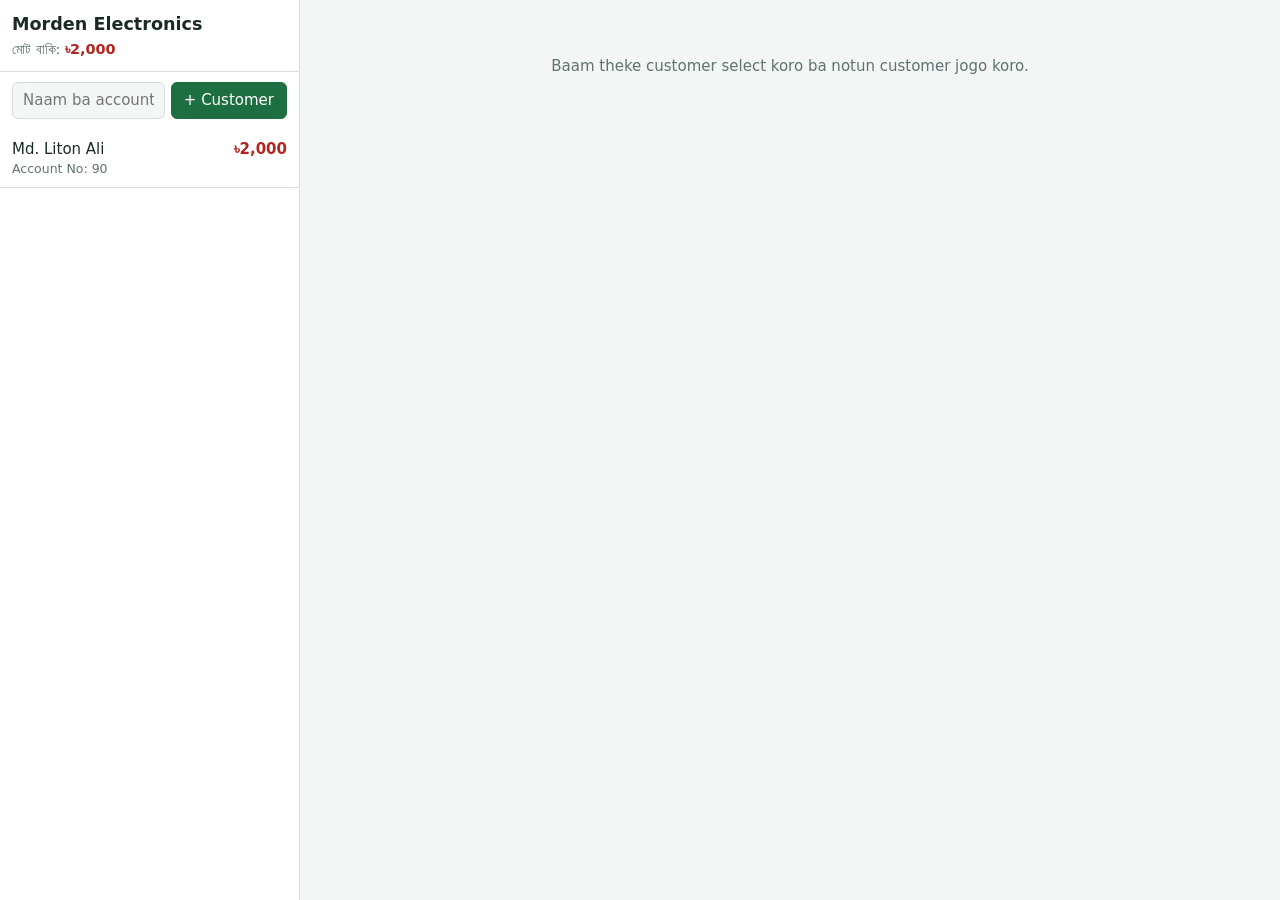
<file: JARVIS AI/MY WEBSITE/index.html>
<!DOCTYPE html>
<html lang="bn">
<head>
<meta charset="utf-8">
<meta name="viewport" content="width=device-width, initial-scale=1, viewport-fit=cover">
<title>Walton</title>
<link rel="stylesheet" href="style.css">
</head>
<body>
<div id="app">
 <aside>
  <header><h1>Morden Electronics </h1><div class="tot">মোট বাকি: <b id="all">৳0</b></div></header>
  <div id="note" hidden></div>
  <div class="tools"><input id="q" placeholder="Naam ba account khujo" aria-label="Khujo"><button class="p" id="add">+ Customer</button></div>
  <div id="list"></div>
 </aside>
 <main id="main"><div class="empty">Baam theke customer select koro ba notun customer jogo koro.</div></main>
</div>
<dialog id="dlg"><form method="dialog" id="f">
 <h3 style="margin:0 0 6px">Notun customer</h3>
 <label for="fn">Customer Name</label><input id="fn" required>
 <label for="fp">Number</label><input id="fp" inputmode="tel">
 <label for="fa">Account No</label><input id="fa">
 <label for="fr">Product Name</label><input id="fr">
 <label for="ft">Total (৳)</label><input id="ft" inputmode="decimal">
 <div class="act"><button class="p" value="ok">Save</button><button value="no" formnovalidate>Bondho</button></div>
</form></dialog>
<script src="script.js"></script>
</body>
</html>
</file>
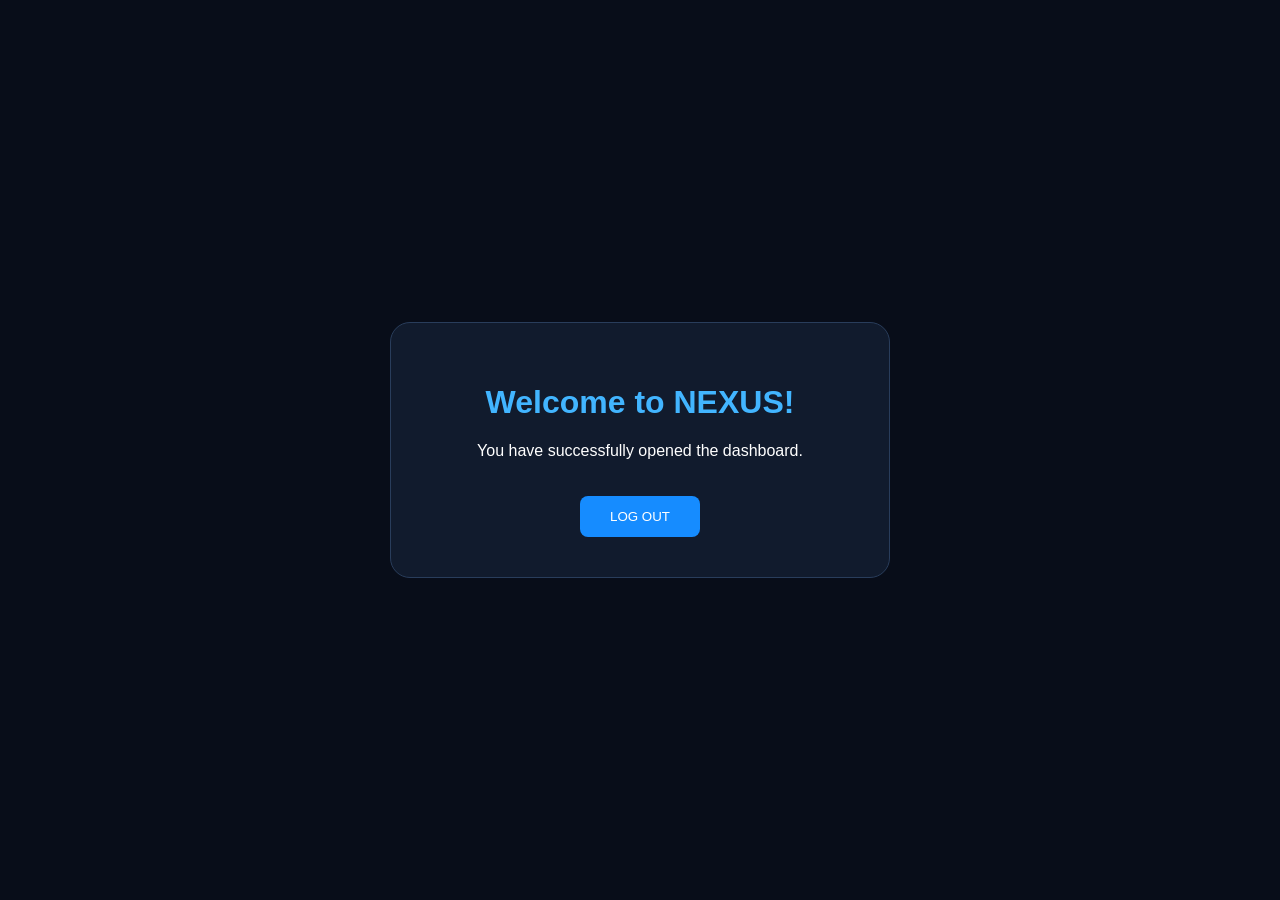
<file: JARVIS AI/dashboard.html>
<!DOCTYPE html>
<html lang="en">
<head>
    <meta charset="UTF-8">
    <meta name="viewport" content="width=device-width, initial-scale=1.0">
    <title>Dashboard</title>

    <style>
        * {
            box-sizing: border-box;
            font-family: 'Segoe UI', sans-serif;
        }

        body {
            margin: 0;
            background: #080d19;
            color: white;
            min-height: 100vh;
            display: grid;
            place-items: center;
        }

        .dashboard {
            text-align: center;
            padding: 40px;
            background: #111b2d;
            border: 1px solid #293d5b;
            border-radius: 20px;
            width: min(90%, 500px);
        }

        h1 { color: #42b5ff; }

        button {
            padding: 13px 30px;
            margin-top: 20px;
            border: none;
            border-radius: 8px;
            background: #168cff;
            color: white;
            cursor: pointer;
        }
    </style>
</head>

<body>

<div class="dashboard">
    <h1>Welcome to NEXUS!</h1>
    <p>You have successfully opened the dashboard.</p>

    <button onclick="location.href='login.html'">
        LOG OUT
    </button>
</div>

</body>
</html>
</file>
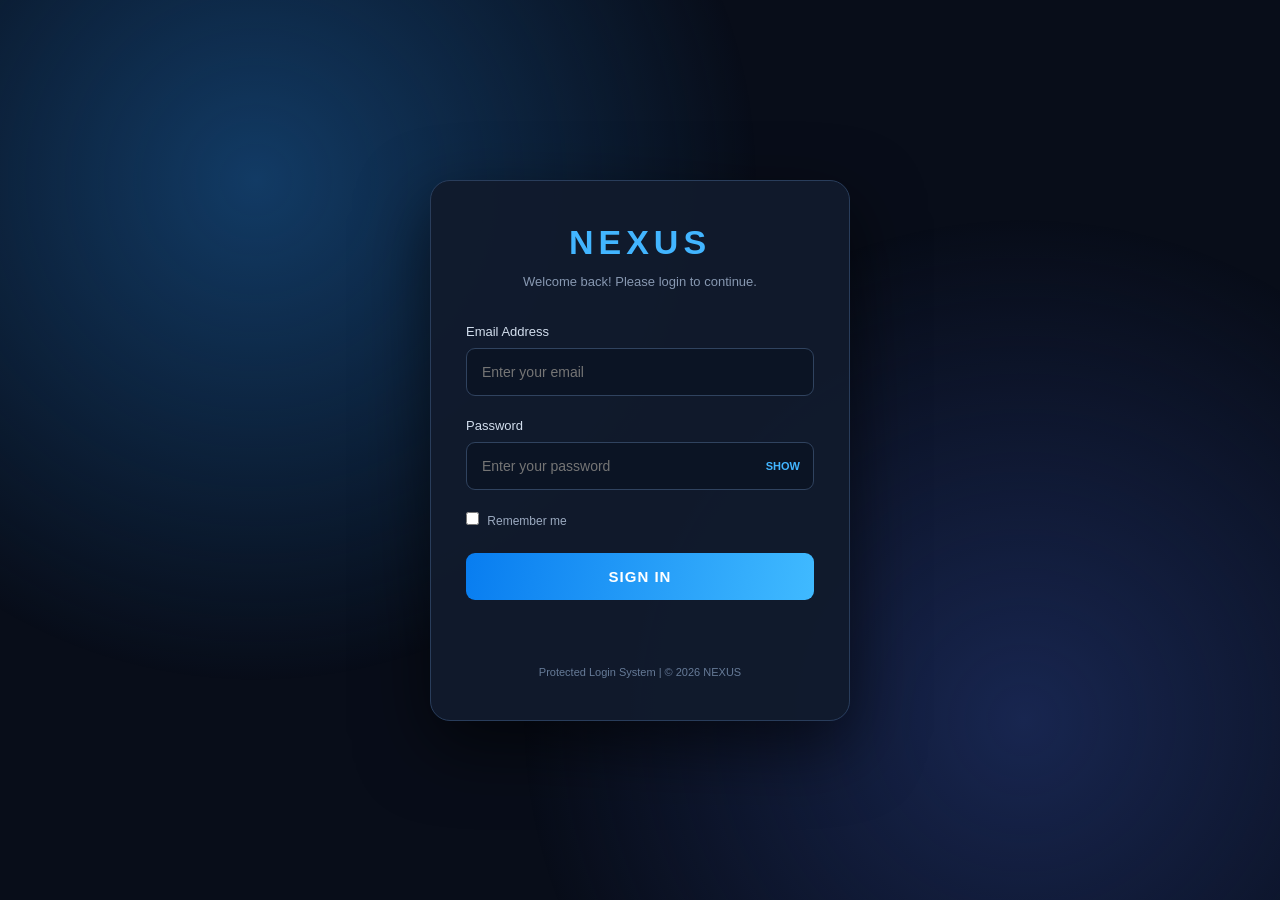
<file: JARVIS AI/login.html>
<!DOCTYPE html>
<html lang="en">
<head>
    <meta charset="UTF-8">
    <meta name="viewport" content="width=device-width, initial-scale=1.0">
    <title>Secure Login</title>
    <link rel="stylesheet" href="style.css">
</head>
<body>

<div class="background"></div>

<div class="login-container">
    <div class="logo">NEXUS</div>
    <p class="subtitle">Welcome back! Please login to continue.</p>

    <form id="loginForm">

        <div class="input-box">
            <label>Email Address</label>
            <input type="email" id="email"
                   placeholder="Enter your email" required>
        </div>

        <div class="input-box">
            <label>Password</label>
            <div class="password-box">
                <input type="password" id="password"
                       placeholder="Enter your password" required>
                <span id="togglePassword">SHOW</span>
            </div>
        </div>

        <div class="remember">
            <label>
                <input type="checkbox" id="remember">
                Remember me
            </label>
        </div>

        <button type="submit" id="loginBtn">SIGN IN</button>

        <p id="message"></p>

    </form>

    <div class="footer">
        Protected Login System | © 2026 NEXUS
    </div>
</div>

<script src="script.js"></script>
</body>
</html>
</file>
<file: JARVIS AI/MY WEBSITE/style.css>
:root{--bg:#f3f6f5;--card:#fff;--ink:#1b2a27;--mut:#60726e;--line:#d6dedc;--head:#e8efed;--acc:#1d6f42;--red:#b3261e;--hl:#dff0e5;
box-sizing:border-box;padding-top:env(safe-area-inset-top,0px);padding-bottom:env(safe-area-inset-bottom,0px)}
@media (prefers-color-scheme:dark){:root:not([data-theme="light"]){--bg:#101716;--card:#16211f;--ink:#e3ece9;--mut:#93a6a2;--line:#2c3b38;--head:#1d2c29;--acc:#4cc27f;--red:#ff8a80;--hl:#21392d}}
:root[data-theme="dark"]{--bg:#101716;--card:#16211f;--ink:#e3ece9;--mut:#93a6a2;--line:#2c3b38;--head:#1d2c29;--acc:#4cc27f;--red:#ff8a80;--hl:#21392d}
*{box-sizing:border-box}
html,body{height:100%;margin:0}
body{background:var(--bg);color:var(--ink);font:15px/1.4 "Hind Siliguri","Segoe UI",system-ui,sans-serif}
button,input{font:inherit;color:var(--ink)}
button{padding:7px 12px;border:1px solid var(--line);background:var(--card);border-radius:6px;cursor:pointer}
button.p{background:var(--acc);border-color:var(--acc);color:#fff}
button:focus-visible,input:focus-visible{outline:2px solid var(--acc);outline-offset:1px}
#app{display:grid;grid-template-columns:300px 1fr;height:100%}
aside{border-right:1px solid var(--line);background:var(--card);display:flex;flex-direction:column;min-height:0}
aside header{padding:12px;border-bottom:1px solid var(--line)}
aside h1{font-size:1.1rem;margin:0 0 2px}
.tot{color:var(--mut);font-size:.9rem}
.tot b{color:var(--red)}
.tools{display:flex;gap:6px;padding:10px 12px}
.tools input{flex:1;min-width:0;padding:7px 10px;border:1px solid var(--line);border-radius:6px;background:var(--bg)}
#list{overflow:auto;flex:1}
.it{display:flex;justify-content:space-between;gap:8px;padding:10px 12px;border-bottom:1px solid var(--line);cursor:pointer;width:100%;border-radius:0;border-width:0 0 1px;text-align:left;background:transparent}
.it.on{background:var(--hl)}
.it small{display:block;color:var(--mut)}
.it .b{font-weight:700;white-space:nowrap}
.red{color:var(--red)}.ok{color:var(--acc)}
main{overflow:auto;padding:16px;min-width:0}
.empty{color:var(--mut);padding:40px 10px;text-align:center}
.grid{display:grid;grid-template-columns:repeat(auto-fit,minmax(150px,1fr));gap:8px;margin-bottom:12px}.grid label{display:block;color:var(--mut);font-size:.8rem}.grid input{width:100%;padding:7px 8px;border:1px solid var(--line);border-radius:6px;background:var(--card)}.sum{display:flex;gap:8px;flex-wrap:wrap;margin-bottom:12px}.sum div{flex:1;min-width:120px;background:var(--card);border:1px solid var(--line);border-radius:6px;padding:8px 10px}.sum span{display:block;color:var(--mut);font-size:.8rem}.sum b{font-size:1.25rem}.top{display:flex;flex-wrap:wrap;gap:12px;justify-content:space-between;align-items:flex-start;margin-bottom:12px}
.top h2{margin:0 0 2px;font-size:1.3rem}
.top .meta{color:var(--mut)}
.big{text-align:right}
.big span{display:block;color:var(--mut);font-size:.85rem}
.big b{font-size:1.7rem}
.wrap{overflow-x:auto;border:1px solid var(--line);border-radius:6px;background:var(--card)}
table{border-collapse:collapse;width:100%;min-width:620px}
th,td{border:1px solid var(--line);padding:0}
th{background:var(--head);color:var(--mut);font-weight:600;padding:6px 8px;text-align:left}
th.n,td.n{text-align:right}
td input{width:100%;border:0;background:transparent;padding:7px 8px;min-width:70px}
td input.n{text-align:right}
td input:focus{outline:2px solid var(--acc);outline-offset:-2px;background:var(--bg)}
td.bal{padding:7px 8px;text-align:right;font-weight:600;white-space:nowrap;background:var(--head)}
td.x{width:34px;text-align:center}
td.x button{border:0;background:transparent;padding:4px 8px;color:var(--mut)}
tfoot td{background:var(--head);font-weight:700;padding:7px 8px;text-align:right}
.act{display:flex;gap:8px;margin-top:10px;flex-wrap:wrap}
dialog{border:1px solid var(--line);border-radius:10px;background:var(--card);color:var(--ink);max-width:90vw;width:340px}
dialog label{display:block;margin:8px 0 2px;color:var(--mut);font-size:.85rem}
dialog input{width:100%;padding:8px;border:1px solid var(--line);border-radius:6px;background:var(--bg)}
.back{display:none;margin-bottom:10px}
#note{background:var(--hl);padding:6px 12px;font-size:.85rem}
@media(max-width:700px){
 #app{grid-template-columns:1fr}
 #app.det aside{display:none}
 #app:not(.det) main{display:none}
 .back{display:inline-block}
}
</file>
<file: JARVIS AI/style.css>
* {
    margin: 0;
    padding: 0;
    box-sizing: border-box;
    font-family: 'Segoe UI', sans-serif;
}

body {
    min-height: 100vh;
    display: flex;
    align-items: center;
    justify-content: center;
    background: #080d19;
    color: white;
    padding: 20px;
}

.background {
    position: fixed;
    inset: 0;
    background:
        radial-gradient(circle at 20% 20%, #123b65 0%, transparent 40%),
        radial-gradient(circle at 80% 80%, #182650 0%, transparent 40%);
    z-index: -1;
}

.login-container {
    width: 100%;
    max-width: 420px;
    padding: 42px 35px;
    background: rgba(17, 27, 45, 0.95);
    border: 1px solid #293d5b;
    border-radius: 20px;
    box-shadow: 0 25px 70px #0009;
}

.logo {
    text-align: center;
    font-size: 34px;
    font-weight: 800;
    letter-spacing: 5px;
    color: #42b5ff;
}

.subtitle {
    text-align: center;
    color: #8798b1;
    font-size: 13px;
    margin: 12px 0 35px;
}

.input-box {
    margin-bottom: 22px;
}

.input-box label {
    display: block;
    margin-bottom: 9px;
    font-size: 13px;
    color: #d2deed;
}

.input-box input {
    width: 100%;
    padding: 15px;
    border: 1px solid #30435f;
    border-radius: 9px;
    outline: none;
    background: #0b1424;
    color: white;
    font-size: 14px;
    transition: .3s;
}

.input-box input:focus {
    border-color: #36adff;
    box-shadow: 0 0 12px #36adff30;
}

.password-box {
    position: relative;
}

.password-box input {
    padding-right: 65px;
}

.password-box span {
    position: absolute;
    right: 14px;
    top: 50%;
    transform: translateY(-50%);
    color: #42b5ff;
    font-size: 11px;
    cursor: pointer;
    font-weight: bold;
}

.remember {
    margin: 5px 0 25px;
    color: #9baac0;
    font-size: 12px;
}

.remember input {
    accent-color: #36adff;
    margin-right: 5px;
}

button {
    width: 100%;
    padding: 15px;
    border: none;
    border-radius: 9px;
    background: linear-gradient(100deg, #087df0, #40baff);
    color: white;
    font-weight: bold;
    font-size: 15px;
    letter-spacing: 1px;
    cursor: pointer;
    transition: .3s;
}

button:hover {
    transform: translateY(-2px);
    box-shadow: 0 8px 25px #168cff55;
}

button:disabled {
    opacity: .6;
    cursor: not-allowed;
}

#message {
    text-align: center;
    margin-top: 18px;
    font-size: 13px;
    min-height: 18px;
}

.footer {
    text-align: center;
    margin-top: 30px;
    color: #667b98;
    font-size: 11px;
}

@media(max-width: 450px) {
    .login-container {
        padding: 32px 22px;
    }
}
</file>
